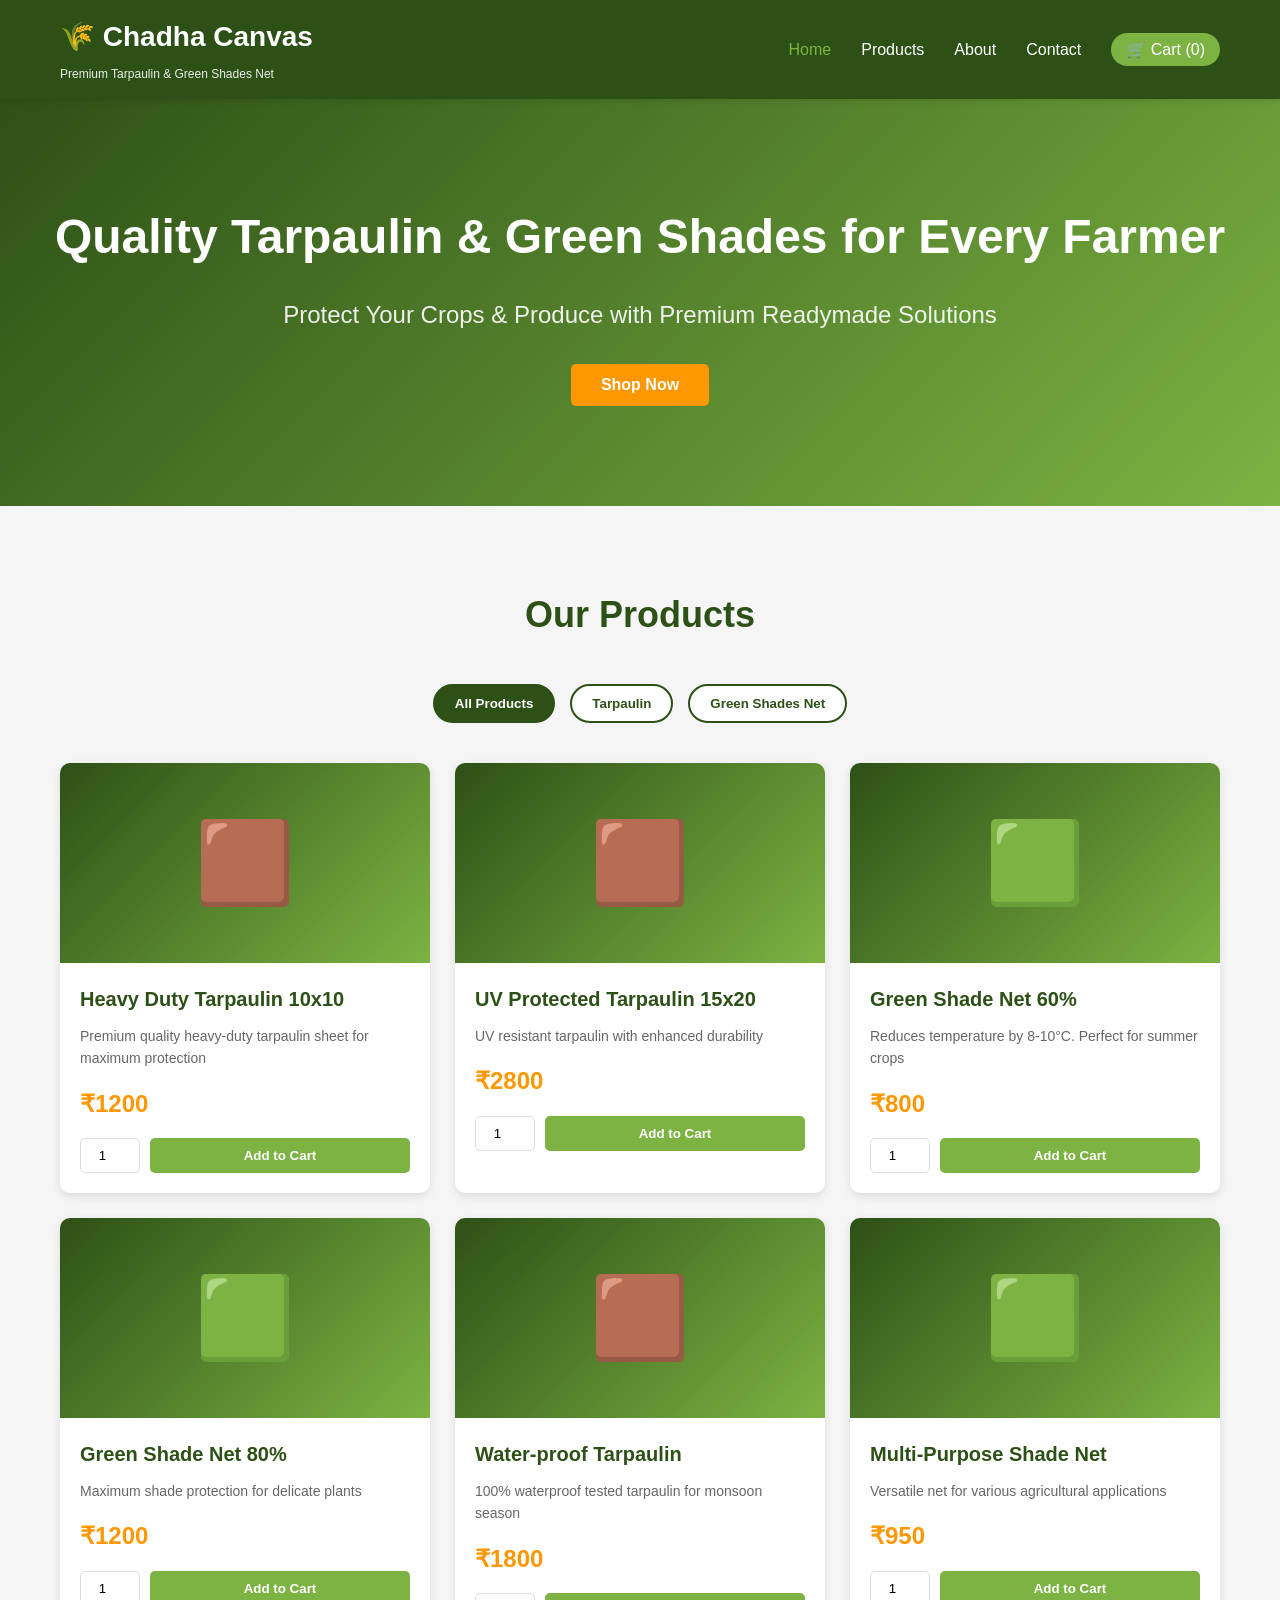
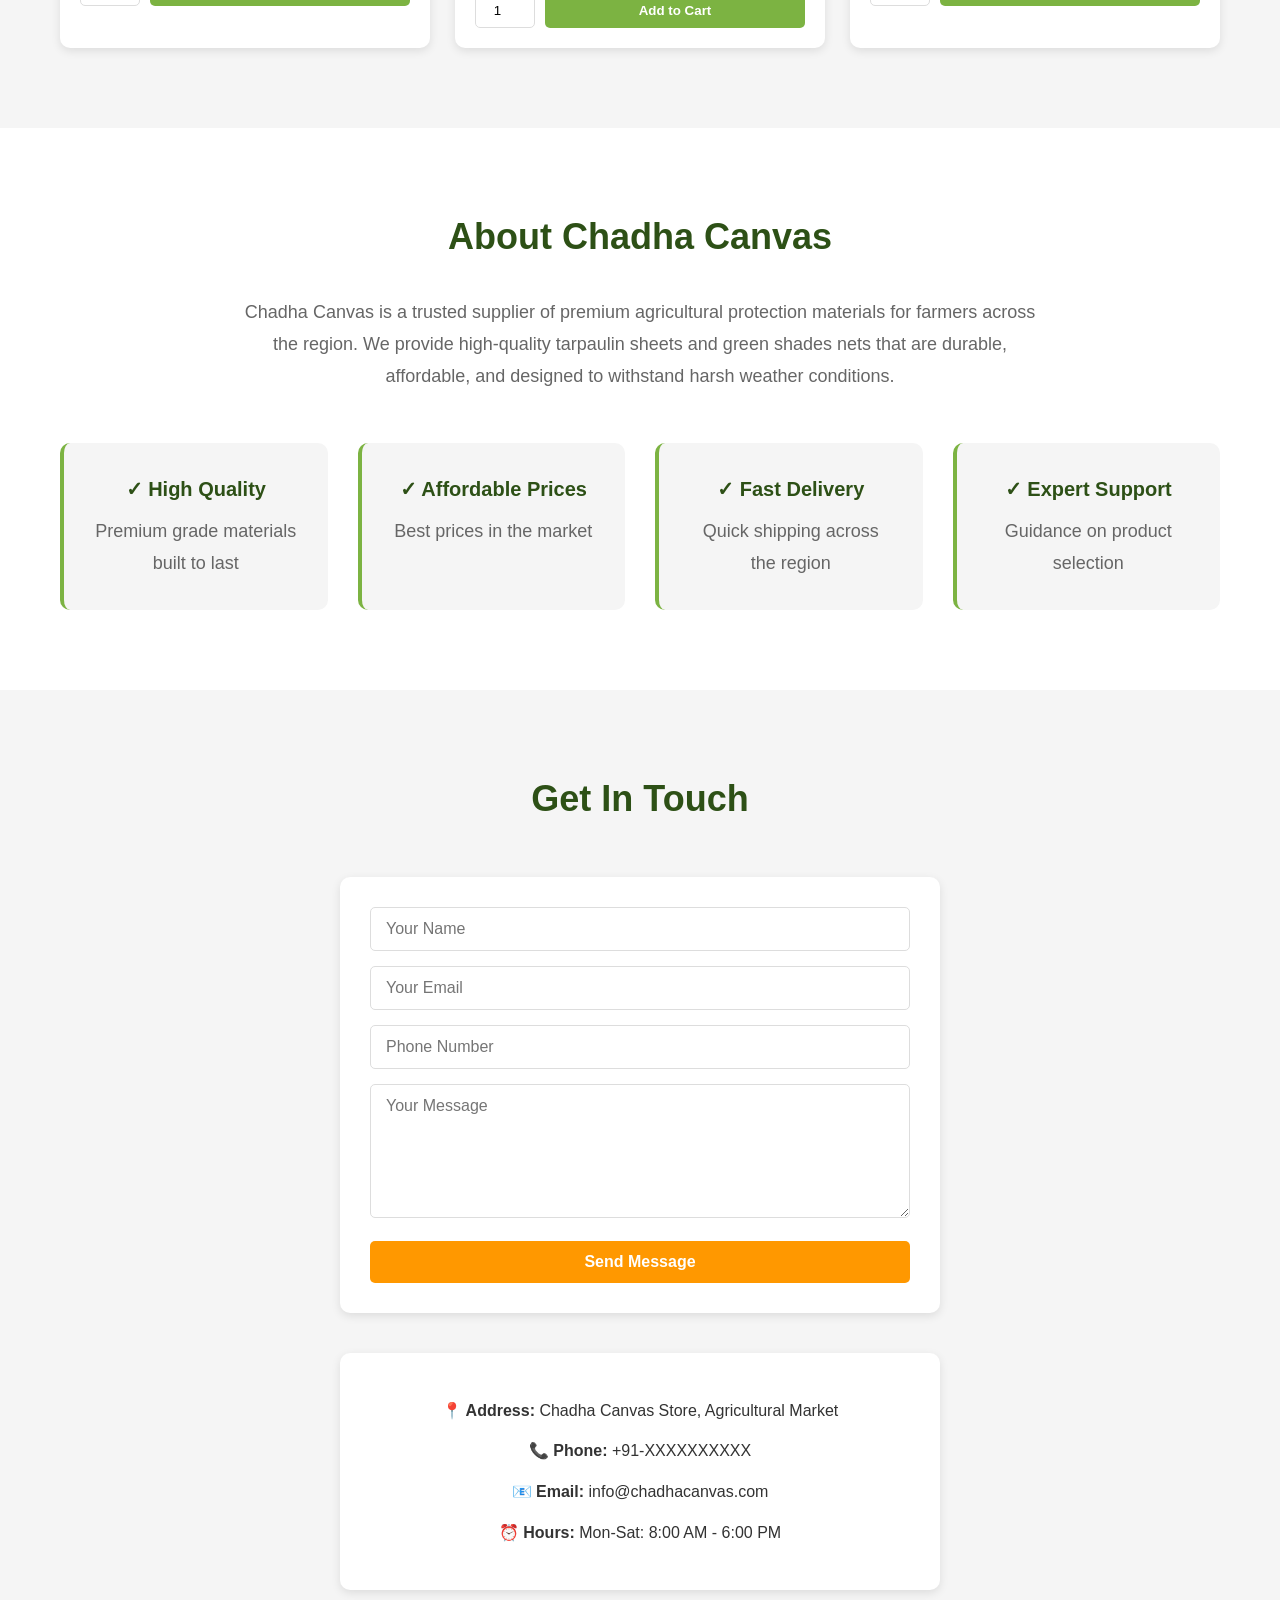
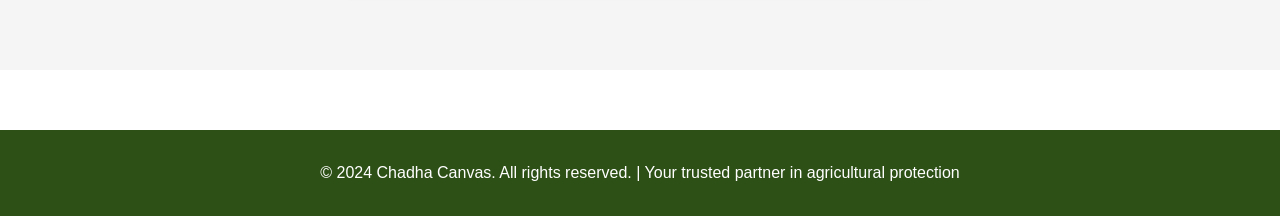
<file: frontend/index.html>
<!DOCTYPE html>
<html lang="en">
<head>
    <meta charset="UTF-8">
    <meta name="viewport" content="width=device-width, initial-scale=1.0">
    <meta name="google-site-verification" content="googlec9d4b6151ccdba54.html" />
    <meta name="description" content="Chadha Canvas - Premium quality tarpaulin and green shades net for farmers. Durable, affordable, and perfect for protecting crops and agriculture.">
    <meta name="keywords" content="tarpaulin, green shades net, farmer supplies, agriculture, crop protection, tarpaulin for farmers">
    <meta name="author" content="Chadha Canvas">
    <meta name="theme-color" content="#2d5016">
    <meta property="og:title" content="Chadha Canvas - Premium Tarpaulin & Green Shades">
    <meta property="og:description" content="High-quality tarpaulin and green shades net for farmers. Shop now!">
    <meta property="og:type" content="website">
    <title>Chadha Canvas - Tarpaulin & Green Shades Net for Farmers</title>
    <link rel="stylesheet" href="css/style.css">
    <link rel="canonical" href="https://your-site-name.netlify.app/">
</head>
<body>
    <!-- Navigation Bar -->
    <nav class="navbar">
        <div class="container">
            <div class="logo">
                <h1>🌾 Chadha Canvas</h1>
                <p>Premium Tarpaulin & Green Shades Net</p>
            </div>
            <ul class="nav-menu">
                <li><a href="index.html" class="active">Home</a></li>
                <li><a href="products.html">Products</a></li>
                <li><a href="about.html">About</a></li>
                <li><a href="contact.html">Contact</a></li>
                <li><a href="cart.html" class="cart-link">🛒 Cart (<span id="cart-count">0</span>)</a></li>
            </ul>
        </div>
    </nav>

    <!-- Hero Section -->
    <section id="home" class="hero">
        <div class="hero-content">
            <h2>Quality Tarpaulin & Green Shades for Every Farmer</h2>
            <p>Protect Your Crops & Produce with Premium Readymade Solutions</p>
            <button class="btn btn-primary" onclick="document.getElementById('products').scrollIntoView()">Shop Now</button>
        </div>
    </section>

    <!-- Products Section -->
    <section id="products" class="products">
        <div class="container">
            <h2>Our Products</h2>
            <div class="filter-buttons">
                <button class="filter-btn active" data-filter="all">All Products</button>
                <button class="filter-btn" data-filter="tarpaulin">Tarpaulin</button>
                <button class="filter-btn" data-filter="green-shades">Green Shades Net</button>
            </div>
            <div class="products-grid" id="products-grid">
                <!-- Products loaded from backend -->
            </div>
        </div>
    </section>

    <!-- About Section -->
    <section id="about" class="about">
        <div class="container">
            <h2>About Chadha Canvas</h2>
            <p>Chadha Canvas is a trusted supplier of premium agricultural protection materials for farmers across the region. We provide high-quality tarpaulin sheets and green shades nets that are durable, affordable, and designed to withstand harsh weather conditions.</p>
            <div class="features">
                <div class="feature">
                    <h3>✓ High Quality</h3>
                    <p>Premium grade materials built to last</p>
                </div>
                <div class="feature">
                    <h3>✓ Affordable Prices</h3>
                    <p>Best prices in the market</p>
                </div>
                <div class="feature">
                    <h3>✓ Fast Delivery</h3>
                    <p>Quick shipping across the region</p>
                </div>
                <div class="feature">
                    <h3>✓ Expert Support</h3>
                    <p>Guidance on product selection</p>
                </div>
            </div>
        </div>
    </section>

    <!-- Contact Section -->
    <section id="contact" class="contact">
        <div class="container">
            <h2>Get In Touch</h2>
            <form id="contact-form" class="contact-form">
                <input type="text" placeholder="Your Name" required>
                <input type="email" placeholder="Your Email" required>
                <input type="tel" placeholder="Phone Number" required>
                <textarea placeholder="Your Message" rows="6" required></textarea>
                <button type="submit" class="btn btn-primary">Send Message</button>
            </form>
            <div class="contact-info">
                <p><strong>📍 Address:</strong> Chadha Canvas Store, Agricultural Market</p>
                <p><strong>📞 Phone:</strong> +91-XXXXXXXXXX</p>
                <p><strong>📧 Email:</strong> info@chadhacanvas.com</p>
                <p><strong>⏰ Hours:</strong> Mon-Sat: 8:00 AM - 6:00 PM</p>
            </div>
        </div>
    </section>

    <!-- Footer -->
    <footer class="footer">
        <div class="container">
            <p>&copy; 2024 Chadha Canvas. All rights reserved. | Your trusted partner in agricultural protection</p>
        </div>
    </footer>

    <script src="js/main.js"></script>
</body>
</html>
        </div>
    </footer>

    <script src="js/main.js"></script>
</body>
</html>
</file>
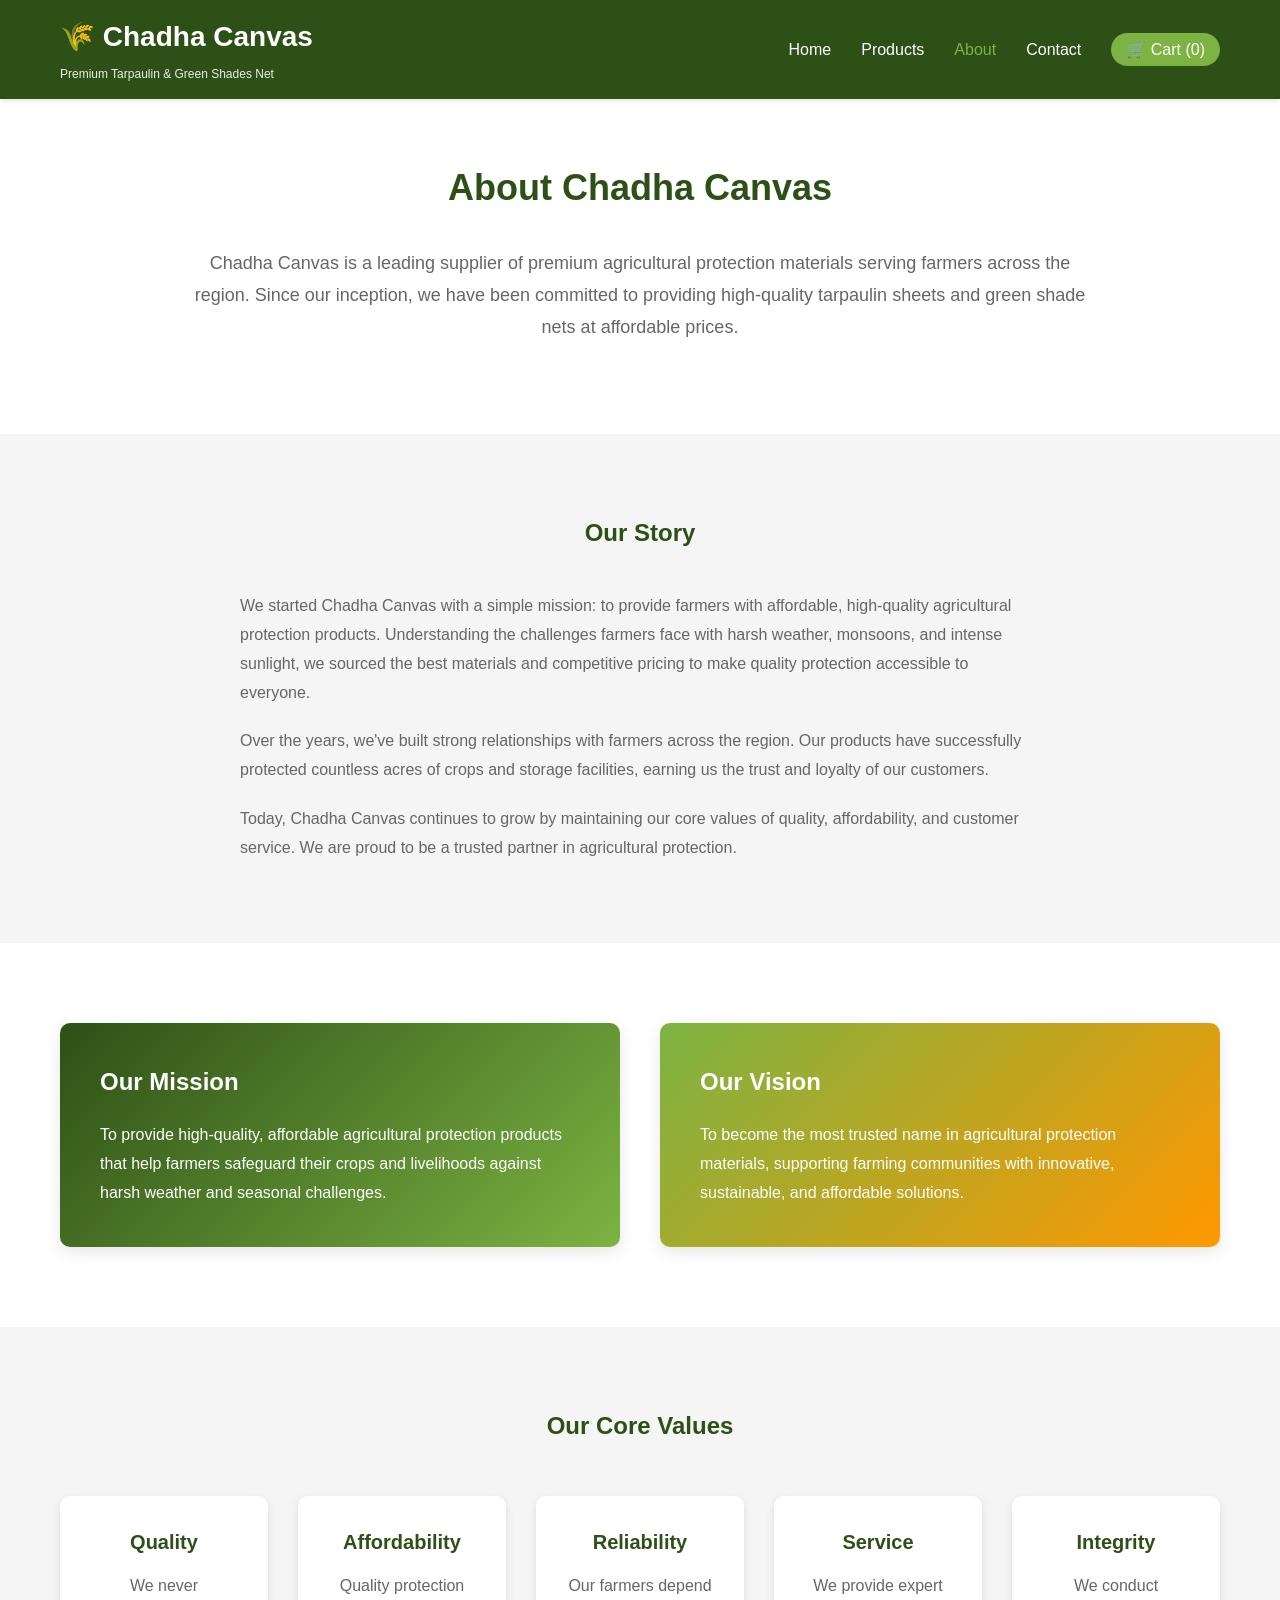
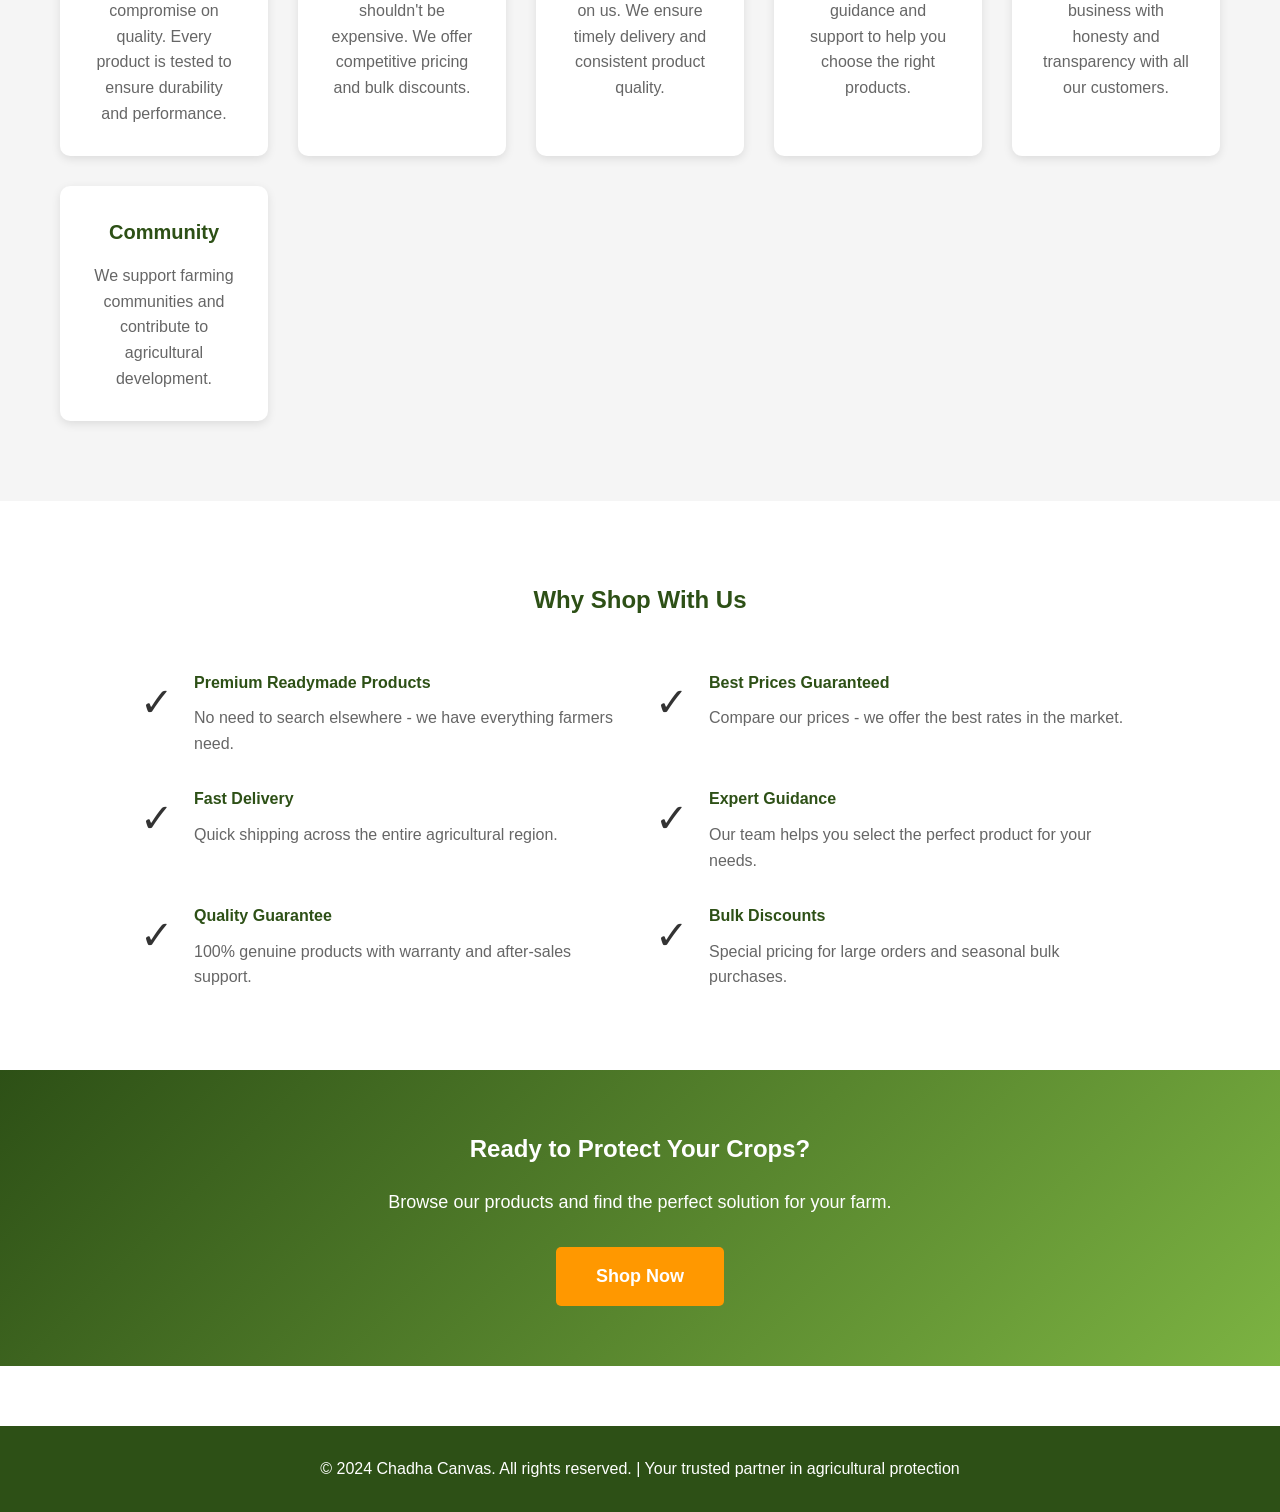
<file: frontend/about.html>
<!DOCTYPE html>
<html lang="en">
<head>
    <meta charset="UTF-8">
    <meta name="viewport" content="width=device-width, initial-scale=1.0">
    <meta name="google-site-verification" content="googlec9d4b6151ccdba54.html" />
    <title>About Us - Chadha Canvas</title>
    <link rel="stylesheet" href="css/style.css">
</head>
<body>
    <!-- Navigation Bar -->
    <nav class="navbar">
        <div class="container">
            <div class="logo">
                <h1>🌾 Chadha Canvas</h1>
                <p>Premium Tarpaulin & Green Shades Net</p>
            </div>
            <ul class="nav-menu">
                <li><a href="index.html">Home</a></li>
                <li><a href="products.html">Products</a></li>
                <li><a href="about.html" class="active">About</a></li>
                <li><a href="index.html#contact">Contact</a></li>
                <li><a href="cart.html" class="cart-link">🛒 Cart (<span id="cart-count">0</span>)</a></li>
            </ul>
        </div>
    </nav>

    <!-- About Section -->
    <section class="about" style="padding: 60px 20px;">
        <div class="container">
            <h2>About Chadha Canvas</h2>
            <p style="font-size: 18px; color: #666; max-width: 900px; margin: 30px auto;">
                Chadha Canvas is a leading supplier of premium agricultural protection materials serving farmers 
                across the region. Since our inception, we have been committed to providing high-quality tarpaulin 
                sheets and green shade nets at affordable prices.
            </p>
        </div>
    </section>

    <!-- Our Story -->
    <section style="padding: 80px 20px; background-color: var(--light-bg);">
        <div class="container">
            <h2 style="text-align: center; color: var(--primary-color); margin-bottom: 40px;">Our Story</h2>
            
            <div style="max-width: 800px; margin: 0 auto;">
                <p style="color: #666; line-height: 1.8; margin-bottom: 20px;">
                    We started Chadha Canvas with a simple mission: to provide farmers with affordable, 
                    high-quality agricultural protection products. Understanding the challenges farmers face 
                    with harsh weather, monsoons, and intense sunlight, we sourced the best materials and 
                    competitive pricing to make quality protection accessible to everyone.
                </p>
                
                <p style="color: #666; line-height: 1.8; margin-bottom: 20px;">
                    Over the years, we've built strong relationships with farmers across the region. Our products 
                    have successfully protected countless acres of crops and storage facilities, earning us the 
                    trust and loyalty of our customers.
                </p>
                
                <p style="color: #666; line-height: 1.8;">
                    Today, Chadha Canvas continues to grow by maintaining our core values of quality, affordability, 
                    and customer service. We are proud to be a trusted partner in agricultural protection.
                </p>
            </div>
        </div>
    </section>

    <!-- Our Mission & Vision -->
    <section style="padding: 80px 20px;">
        <div class="container">
            <div style="display: grid; grid-template-columns: 1fr 1fr; gap: 40px;">
                <div style="background: linear-gradient(135deg, var(--primary-color), var(--secondary-color)); 
                           color: white; padding: 40px; border-radius: 10px; box-shadow: 0 5px 15px rgba(0,0,0,0.1);">
                    <h3 style="font-size: 24px; margin-bottom: 20px;">Our Mission</h3>
                    <p style="line-height: 1.8;">
                        To provide high-quality, affordable agricultural protection products that help farmers 
                        safeguard their crops and livelihoods against harsh weather and seasonal challenges.
                    </p>
                </div>
                
                <div style="background: linear-gradient(135deg, var(--secondary-color), var(--accent-color)); 
                           color: white; padding: 40px; border-radius: 10px; box-shadow: 0 5px 15px rgba(0,0,0,0.1);">
                    <h3 style="font-size: 24px; margin-bottom: 20px;">Our Vision</h3>
                    <p style="line-height: 1.8;">
                        To become the most trusted name in agricultural protection materials, supporting farming 
                        communities with innovative, sustainable, and affordable solutions.
                    </p>
                </div>
            </div>
        </div>
    </section>

    <!-- Our Values -->
    <section style="padding: 80px 20px; background-color: var(--light-bg);">
        <div class="container">
            <h2 style="text-align: center; color: var(--primary-color); margin-bottom: 50px;">Our Core Values</h2>
            
            <div style="display: grid; grid-template-columns: repeat(auto-fit, minmax(200px, 1fr)); gap: 30px;">
                <div style="background: white; padding: 30px; border-radius: 10px; text-align: center; 
                           box-shadow: 0 3px 10px rgba(0,0,0,0.1);">
                    <h3 style="font-size: 20px; color: var(--primary-color); margin-bottom: 15px;">Quality</h3>
                    <p style="color: #666;">
                        We never compromise on quality. Every product is tested to ensure durability and performance.
                    </p>
                </div>
                
                <div style="background: white; padding: 30px; border-radius: 10px; text-align: center; 
                           box-shadow: 0 3px 10px rgba(0,0,0,0.1);">
                    <h3 style="font-size: 20px; color: var(--primary-color); margin-bottom: 15px;">Affordability</h3>
                    <p style="color: #666;">
                        Quality protection shouldn't be expensive. We offer competitive pricing and bulk discounts.
                    </p>
                </div>
                
                <div style="background: white; padding: 30px; border-radius: 10px; text-align: center; 
                           box-shadow: 0 3px 10px rgba(0,0,0,0.1);">
                    <h3 style="font-size: 20px; color: var(--primary-color); margin-bottom: 15px;">Reliability</h3>
                    <p style="color: #666;">
                        Our farmers depend on us. We ensure timely delivery and consistent product quality.
                    </p>
                </div>
                
                <div style="background: white; padding: 30px; border-radius: 10px; text-align: center; 
                           box-shadow: 0 3px 10px rgba(0,0,0,0.1);">
                    <h3 style="font-size: 20px; color: var(--primary-color); margin-bottom: 15px;">Service</h3>
                    <p style="color: #666;">
                        We provide expert guidance and support to help you choose the right products.
                    </p>
                </div>
                
                <div style="background: white; padding: 30px; border-radius: 10px; text-align: center; 
                           box-shadow: 0 3px 10px rgba(0,0,0,0.1);">
                    <h3 style="font-size: 20px; color: var(--primary-color); margin-bottom: 15px;">Integrity</h3>
                    <p style="color: #666;">
                        We conduct business with honesty and transparency with all our customers.
                    </p>
                </div>
                
                <div style="background: white; padding: 30px; border-radius: 10px; text-align: center; 
                           box-shadow: 0 3px 10px rgba(0,0,0,0.1);">
                    <h3 style="font-size: 20px; color: var(--primary-color); margin-bottom: 15px;">Community</h3>
                    <p style="color: #666;">
                        We support farming communities and contribute to agricultural development.
                    </p>
                </div>
            </div>
        </div>
    </section>

    <!-- Why Shop With Us -->
    <section style="padding: 80px 20px;">
        <div class="container">
            <h2 style="text-align: center; color: var(--primary-color); margin-bottom: 50px;">Why Shop With Us</h2>
            
            <div style="display: grid; grid-template-columns: 1fr 1fr; gap: 30px; max-width: 1000px; margin: 0 auto;">
                <div style="display: flex; gap: 20px;">
                    <div style="font-size: 40px;">✓</div>
                    <div>
                        <h4 style="color: var(--primary-color); margin-bottom: 10px;">Premium Readymade Products</h4>
                        <p style="color: #666;">No need to search elsewhere - we have everything farmers need.</p>
                    </div>
                </div>
                
                <div style="display: flex; gap: 20px;">
                    <div style="font-size: 40px;">✓</div>
                    <div>
                        <h4 style="color: var(--primary-color); margin-bottom: 10px;">Best Prices Guaranteed</h4>
                        <p style="color: #666;">Compare our prices - we offer the best rates in the market.</p>
                    </div>
                </div>
                
                <div style="display: flex; gap: 20px;">
                    <div style="font-size: 40px;">✓</div>
                    <div>
                        <h4 style="color: var(--primary-color); margin-bottom: 10px;">Fast Delivery</h4>
                        <p style="color: #666;">Quick shipping across the entire agricultural region.</p>
                    </div>
                </div>
                
                <div style="display: flex; gap: 20px;">
                    <div style="font-size: 40px;">✓</div>
                    <div>
                        <h4 style="color: var(--primary-color); margin-bottom: 10px;">Expert Guidance</h4>
                        <p style="color: #666;">Our team helps you select the perfect product for your needs.</p>
                    </div>
                </div>
                
                <div style="display: flex; gap: 20px;">
                    <div style="font-size: 40px;">✓</div>
                    <div>
                        <h4 style="color: var(--primary-color); margin-bottom: 10px;">Quality Guarantee</h4>
                        <p style="color: #666;">100% genuine products with warranty and after-sales support.</p>
                    </div>
                </div>
                
                <div style="display: flex; gap: 20px;">
                    <div style="font-size: 40px;">✓</div>
                    <div>
                        <h4 style="color: var(--primary-color); margin-bottom: 10px;">Bulk Discounts</h4>
                        <p style="color: #666;">Special pricing for large orders and seasonal bulk purchases.</p>
                    </div>
                </div>
            </div>
        </div>
    </section>

    <!-- Call to Action -->
    <section style="background: linear-gradient(135deg, var(--primary-color), var(--secondary-color)); 
                   color: white; padding: 60px 20px; text-align: center;">
        <div class="container">
            <h2 style="margin-bottom: 20px;">Ready to Protect Your Crops?</h2>
            <p style="font-size: 18px; margin-bottom: 30px;">Browse our products and find the perfect solution for your farm.</p>
            <a href="products.html" class="btn btn-primary" style="font-size: 18px; padding: 15px 40px;">
                Shop Now
            </a>
        </div>
    </section>

    <!-- Footer -->
    <footer class="footer">
        <div class="container">
            <p>&copy; 2024 Chadha Canvas. All rights reserved. | Your trusted partner in agricultural protection</p>
        </div>
    </footer>

    <script src="js/main.js"></script>
</body>
</html>
</file>
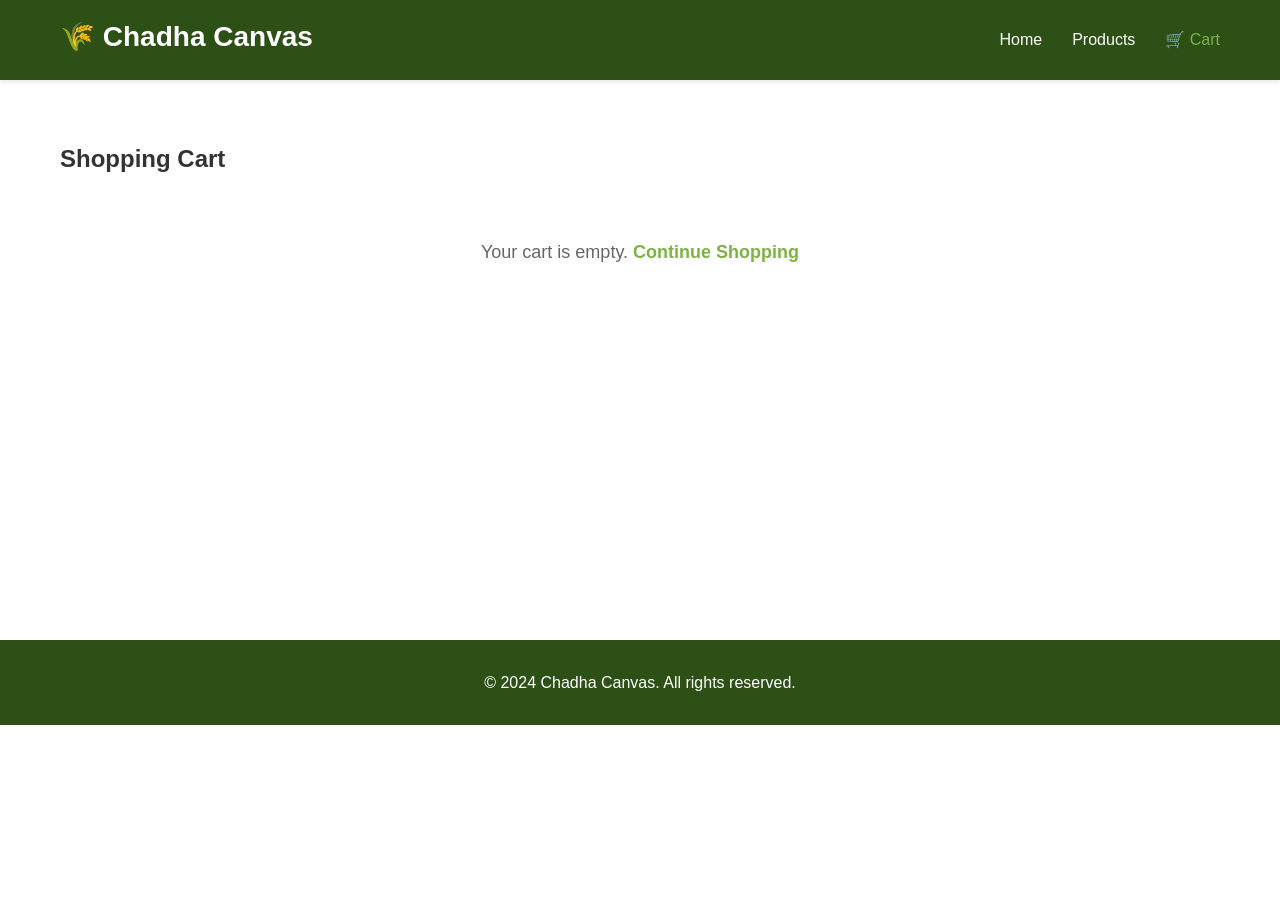
<file: frontend/cart.html>
<!DOCTYPE html>
<html lang="en">
<head>
    <meta charset="UTF-8">
    <meta name="viewport" content="width=device-width, initial-scale=1.0">
    <meta name="google-site-verification" content="googlec9d4b6151ccdba54.html" />
    <title>Shopping Cart - Chadha Canvas</title>
    <link rel="stylesheet" href="css/style.css">
</head>
<body>
    <!-- Navigation Bar -->
    <nav class="navbar">
        <div class="container">
            <div class="logo">
                <h1>🌾 Chadha Canvas</h1>
            </div>
            <ul class="nav-menu">
                <li><a href="index.html">Home</a></li>
                <li><a href="index.html#products">Products</a></li>
                <li><a href="cart.html" class="active">🛒 Cart</a></li>
            </ul>
        </div>
    </nav>

    <!-- Cart Section -->
    <section class="cart-section">
        <div class="container">
            <h2>Shopping Cart</h2>
            <div class="cart-content">
                <table class="cart-table" id="cart-table">
                    <thead>
                        <tr>
                            <th>Product</th>
                            <th>Price</th>
                            <th>Quantity</th>
                            <th>Total</th>
                            <th>Action</th>
                        </tr>
                    </thead>
                    <tbody id="cart-items">
                        <!-- Cart items loaded from localStorage -->
                    </tbody>
                </table>
                <div id="empty-cart" class="empty-message">
                    <p>Your cart is empty. <a href="index.html#products">Continue Shopping</a></p>
                </div>
            </div>

            <!-- Cart Summary -->
            <div class="cart-summary" id="cart-summary">
                <div class="summary-item">
                    <span>Subtotal:</span>
                    <span id="subtotal">₹0</span>
                </div>
                <div class="summary-item">
                    <span>Shipping:</span>
                    <span id="shipping">₹0</span>
                </div>
                <div class="summary-item total">
                    <span>Total:</span>
                    <span id="total">₹0</span>
                </div>
                <button class="btn btn-primary btn-large" onclick="proceedToCheckout()">Proceed to Checkout</button>
                <a href="index.html#products" class="btn btn-secondary">Continue Shopping</a>
            </div>
        </div>
    </section>

    <!-- Footer -->
    <footer class="footer">
        <div class="container">
            <p>&copy; 2024 Chadha Canvas. All rights reserved.</p>
        </div>
    </footer>

    <script src="js/cart.js"></script>
</body>
</html>
</file>
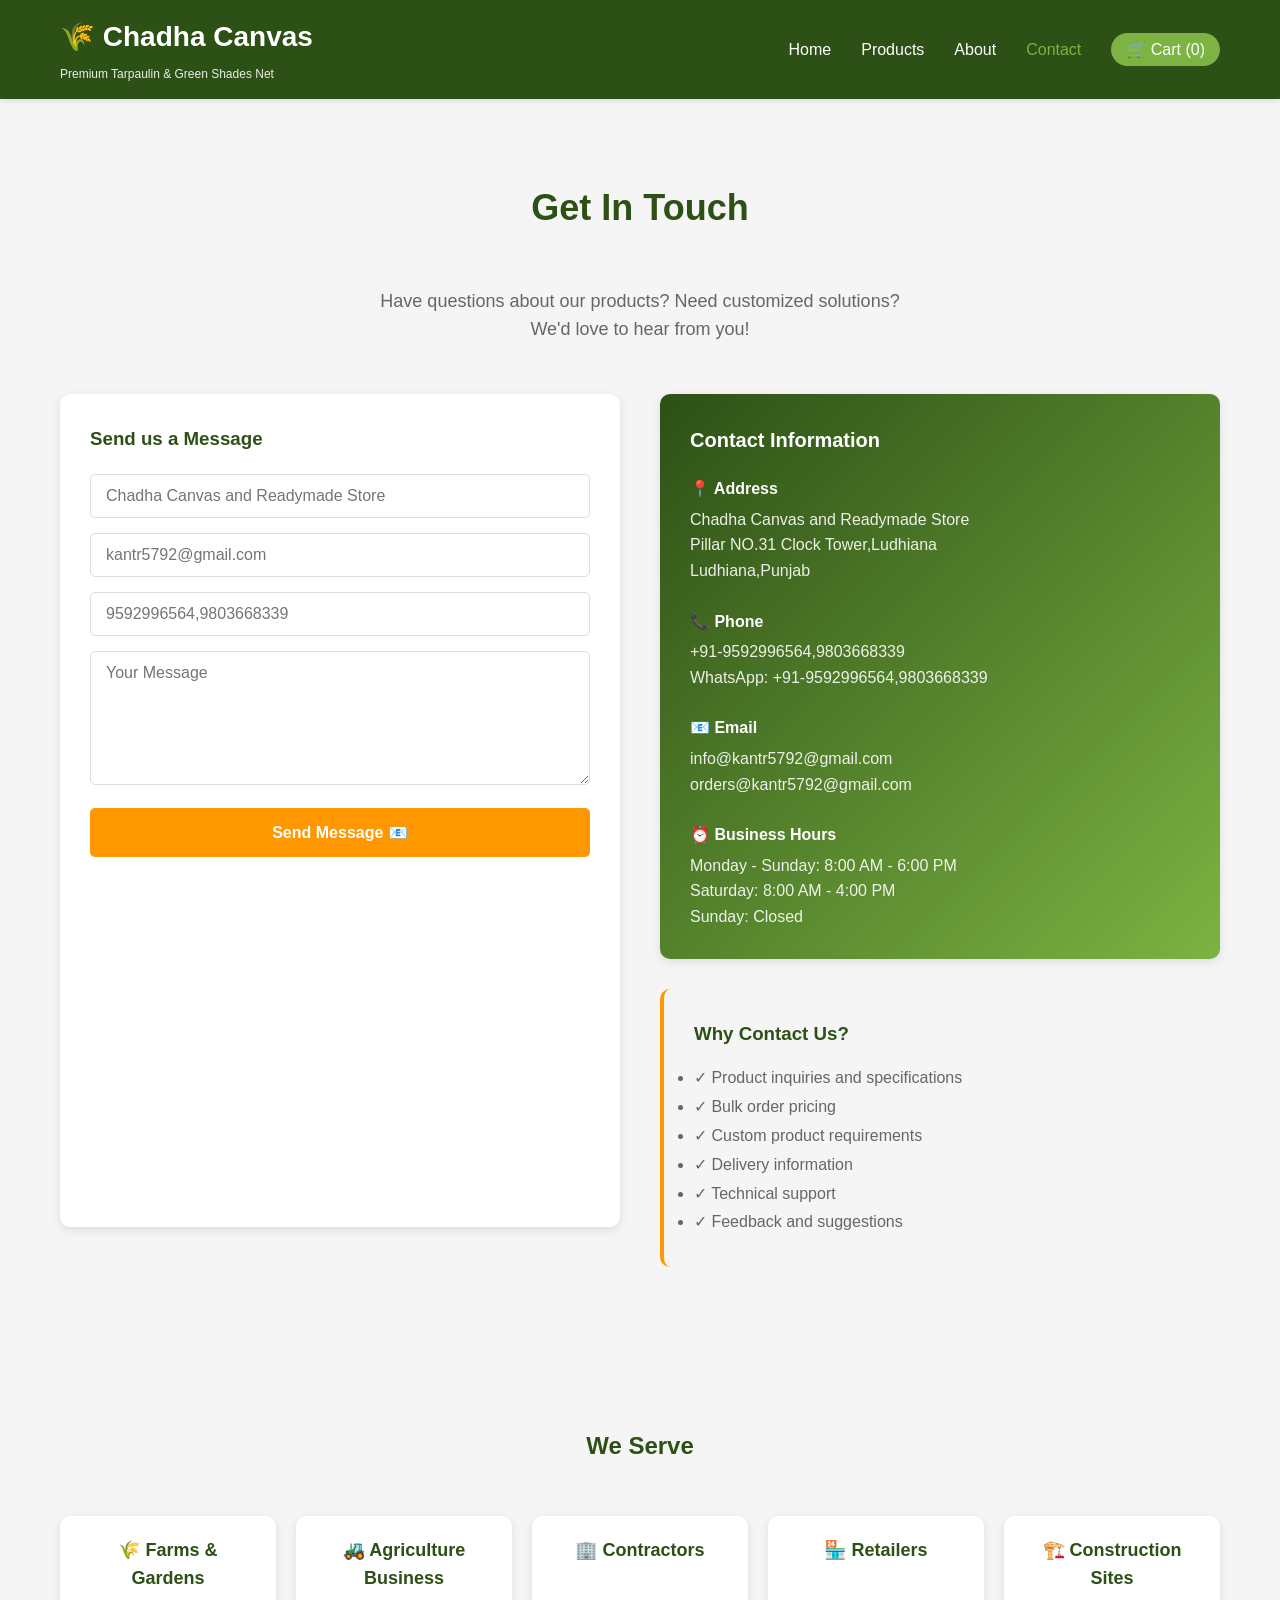
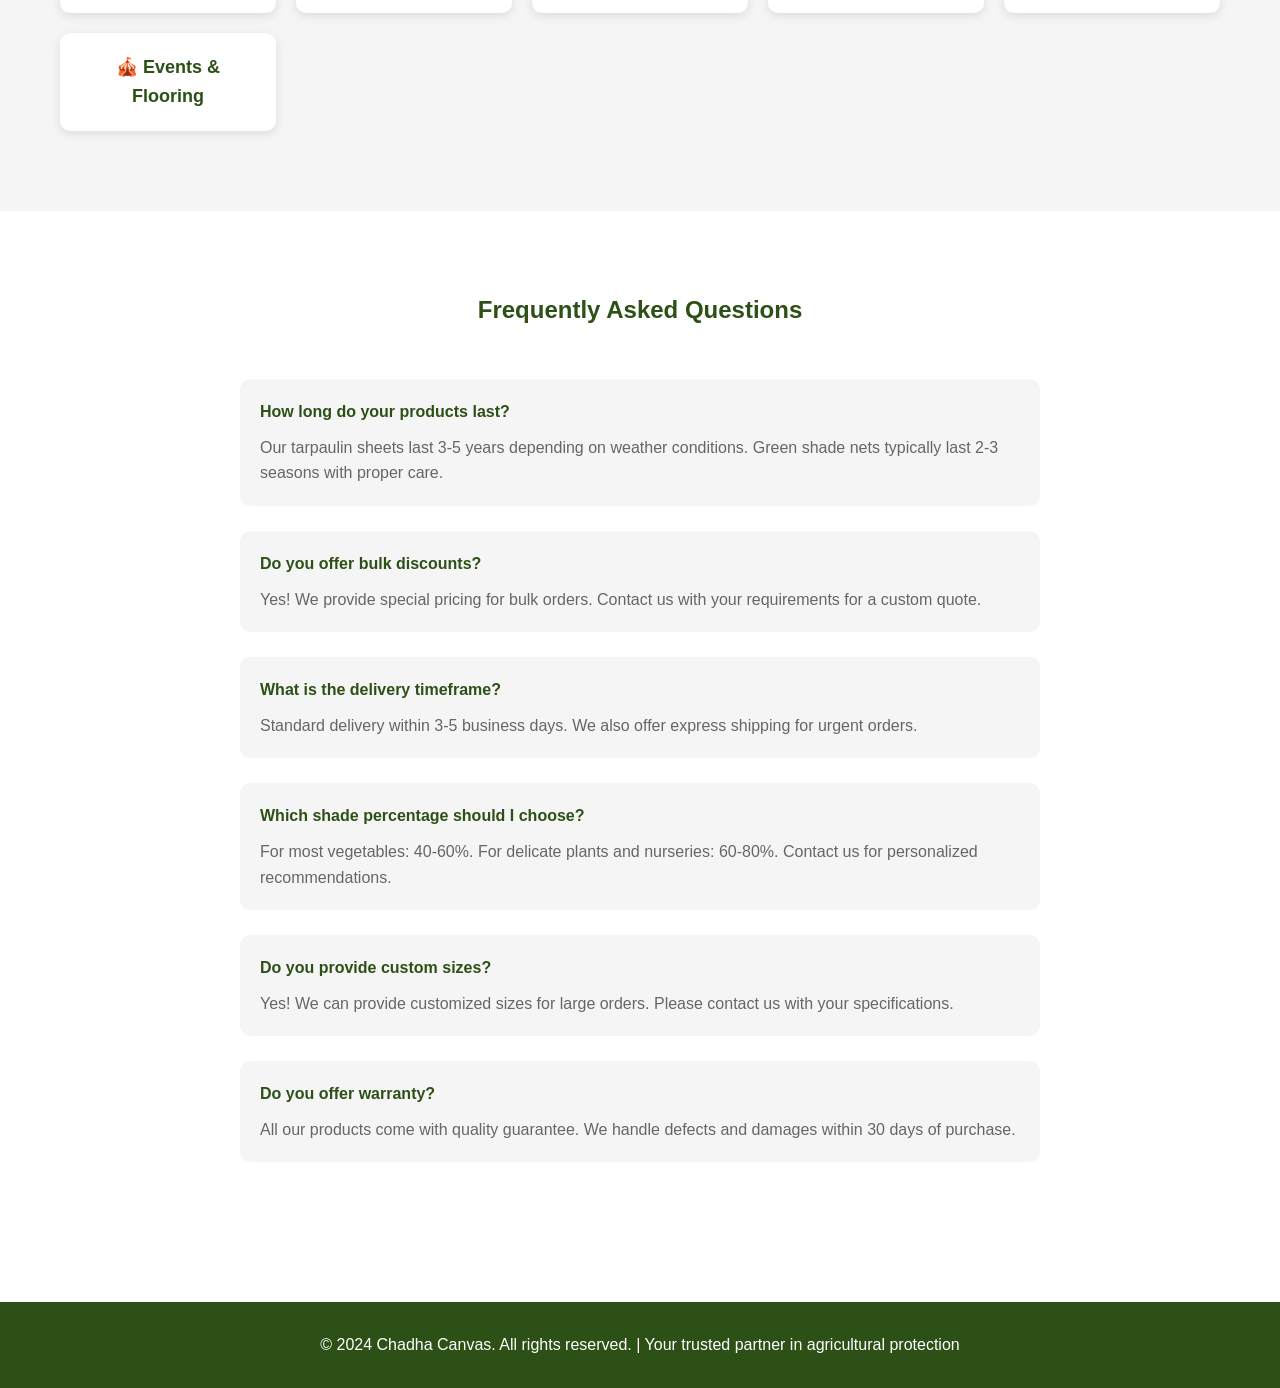
<file: frontend/contact.html>
<!DOCTYPE html>
<html lang="en">
<head>
    <meta charset="UTF-8">
    <meta name="viewport" content="width=device-width, initial-scale=1.0">
    <meta name="google-site-verification" content="googlec9d4b6151ccdba54.html" />
    <title>Contact Us - Chadha Canvas</title>
    <link rel="stylesheet" href="css/style.css">
</head>
<body>
    <!-- Navigation Bar -->
    <nav class="navbar">
        <div class="container">
            <div class="logo">
                <h1>🌾 Chadha Canvas</h1>
                <p>Premium Tarpaulin & Green Shades Net</p>
            </div>
            <ul class="nav-menu">
                <li><a href="index.html">Home</a></li>
                <li><a href="products.html">Products</a></li>
                <li><a href="about.html">About</a></li>
                <li><a href="contact.html" class="active">Contact</a></li>
                <li><a href="cart.html" class="cart-link">🛒 Cart (<span id="cart-count">0</span>)</a></li>
            </ul>
        </div>
    </nav>

    <!-- Contact Section -->
    <section class="contact" style="min-height: 600px;">
        <div class="container">
            <h2>Get In Touch</h2>
            <p style="text-align: center; color: #666; margin-bottom: 50px; font-size: 18px;">
                Have questions about our products? Need customized solutions? <br>
                We'd love to hear from you!
            </p>

            <div style="display: grid; grid-template-columns: 1fr 1fr; gap: 40px; max-width: 1200px; margin: 0 auto;">
                <!-- Contact Form -->
                <form id="contact-form" class="contact-form" style="background: white; padding: 30px; 
                      border-radius: 10px; box-shadow: 0 3px 10px rgba(0,0,0,0.1);">
                    <h3 style="color: var(--primary-color); margin-bottom: 20px;">Send us a Message</h3>
                    
                    <input type="text" placeholder="Chadha Canvas and Readymade Store " required 
                           style="width: 100%; padding: 12px 15px; margin-bottom: 15px; 
                           border: 1px solid var(--border-color); border-radius: 5px; font-size: 16px;">
                    
                    <input type="email" placeholder="kantr5792@gmail.com" required 
                           style="width: 100%; padding: 12px 15px; margin-bottom: 15px; 
                           border: 1px solid var(--border-color); border-radius: 5px; font-size: 16px;">
                    
                    <input type="tel" placeholder="9592996564,9803668339" required 
                           style="width: 100%; padding: 12px 15px; margin-bottom: 15px; 
                           border: 1px solid var(--border-color); border-radius: 5px; font-size: 16px;">
                    
                    <textarea placeholder="Your Message" rows="6" required 
                              style="width: 100%; padding: 12px 15px; margin-bottom: 15px; 
                              border: 1px solid var(--border-color); border-radius: 5px; 
                              font-size: 16px; font-family: inherit; resize: vertical;"></textarea>
                    
                    <button type="submit" class="btn btn-primary" style="width: 100%; padding: 15px;">
                        Send Message 📧
                    </button>
                </form>

                <!-- Contact Information -->
                <div style="display: flex; flex-direction: column; gap: 30px;">
                    <div style="background: linear-gradient(135deg, var(--primary-color), var(--secondary-color)); 
                               color: white; padding: 30px; border-radius: 10px; 
                               box-shadow: 0 3px 10px rgba(0,0,0,0.1);">
                        <h3 style="margin-bottom: 20px; font-size: 20px;">Contact Information</h3>
                        
                        <div style="margin-bottom: 25px;">
                            <p style="font-weight: 600; margin-bottom: 5px;">📍 Address</p>
                            <p style="opacity: 0.9;">Chadha Canvas and Readymade Store<br>
                            Pillar NO.31 Clock Tower,Ludhiana<br>
                            Ludhiana,Punjab </p>
                        </div>
                        
                        <div style="margin-bottom: 25px;">
                            <p style="font-weight: 600; margin-bottom: 5px;">📞 Phone</p>
                            <p style="opacity: 0.9;">+91-9592996564,9803668339<br>
                            WhatsApp: +91-9592996564,9803668339</p>
                        </div>
                        
                        <div style="margin-bottom: 25px;">
                            <p style="font-weight: 600; margin-bottom: 5px;">📧 Email</p>
                            <p style="opacity: 0.9;">info@kantr5792@gmail.com<br>
                            orders@kantr5792@gmail.com</p>
                        </div>
                        
                        <div>
                            <p style="font-weight: 600; margin-bottom: 5px;">⏰ Business Hours</p>
                            <p style="opacity: 0.9;">Monday - Sunday: 8:00 AM - 6:00 PM<br>
                            Saturday: 8:00 AM - 4:00 PM<br>
                            Sunday: Closed</p>
                        </div>
                    </div>

                    <div style="background: var(--light-bg); padding: 30px; border-radius: 10px; 
                               border-left: 4px solid var(--accent-color);">
                        <h3 style="color: var(--primary-color); margin-bottom: 15px;">Why Contact Us?</h3>
                        <ul style="color: #666; line-height: 1.8;">
                            <li>✓ Product inquiries and specifications</li>
                            <li>✓ Bulk order pricing</li>
                            <li>✓ Custom product requirements</li>
                            <li>✓ Delivery information</li>
                            <li>✓ Technical support</li>
                            <li>✓ Feedback and suggestions</li>
                        </ul>
                    </div>
                </div>
            </div>
        </div>
    </section>

    <!-- Service Areas -->
    <section style="padding: 80px 20px; background-color: var(--light-bg);">
        <div class="container">
            <h2 style="text-align: center; color: var(--primary-color); margin-bottom: 50px;">We Serve</h2>
            
            <div style="display: grid; grid-template-columns: repeat(auto-fit, minmax(200px, 1fr)); gap: 20px;">
                <div style="background: white; padding: 20px; border-radius: 10px; text-align: center; 
                           box-shadow: 0 3px 10px rgba(0,0,0,0.1);">
                    <p style="color: var(--primary-color); font-weight: 600; font-size: 18px;">🌾 Farms & Gardens</p>
                </div>
                <div style="background: white; padding: 20px; border-radius: 10px; text-align: center; 
                           box-shadow: 0 3px 10px rgba(0,0,0,0.1);">
                    <p style="color: var(--primary-color); font-weight: 600; font-size: 18px;">🚜 Agriculture Business</p>
                </div>
                <div style="background: white; padding: 20px; border-radius: 10px; text-align: center; 
                           box-shadow: 0 3px 10px rgba(0,0,0,0.1);">
                    <p style="color: var(--primary-color); font-weight: 600; font-size: 18px;">🏢 Contractors</p>
                </div>
                <div style="background: white; padding: 20px; border-radius: 10px; text-align: center; 
                           box-shadow: 0 3px 10px rgba(0,0,0,0.1);">
                    <p style="color: var(--primary-color); font-weight: 600; font-size: 18px;">🏪 Retailers</p>
                </div>
                <div style="background: white; padding: 20px; border-radius: 10px; text-align: center; 
                           box-shadow: 0 3px 10px rgba(0,0,0,0.1);">
                    <p style="color: var(--primary-color); font-weight: 600; font-size: 18px;">🏗️ Construction Sites</p>
                </div>
                <div style="background: white; padding: 20px; border-radius: 10px; text-align: center; 
                           box-shadow: 0 3px 10px rgba(0,0,0,0.1);">
                    <p style="color: var(--primary-color); font-weight: 600; font-size: 18px;">🎪 Events & Flooring</p>
                </div>
            </div>
        </div>
    </section>

    <!-- FAQ Section -->
    <section style="padding: 80px 20px;">
        <div class="container">
            <h2 style="text-align: center; color: var(--primary-color); margin-bottom: 50px;">Frequently Asked Questions</h2>
            
            <div style="max-width: 800px; margin: 0 auto;">
                <div style="margin-bottom: 25px; padding: 20px; background: var(--light-bg); border-radius: 10px;">
                    <h4 style="color: var(--primary-color); margin-bottom: 10px;">How long do your products last?</h4>
                    <p style="color: #666;">Our tarpaulin sheets last 3-5 years depending on weather conditions. 
                    Green shade nets typically last 2-3 seasons with proper care.</p>
                </div>

                <div style="margin-bottom: 25px; padding: 20px; background: var(--light-bg); border-radius: 10px;">
                    <h4 style="color: var(--primary-color); margin-bottom: 10px;">Do you offer bulk discounts?</h4>
                    <p style="color: #666;">Yes! We provide special pricing for bulk orders. Contact us with your 
                    requirements for a custom quote.</p>
                </div>

                <div style="margin-bottom: 25px; padding: 20px; background: var(--light-bg); border-radius: 10px;">
                    <h4 style="color: var(--primary-color); margin-bottom: 10px;">What is the delivery timeframe?</h4>
                    <p style="color: #666;">Standard delivery within 3-5 business days. We also offer express 
                    shipping for urgent orders.</p>
                </div>

                <div style="margin-bottom: 25px; padding: 20px; background: var(--light-bg); border-radius: 10px;">
                    <h4 style="color: var(--primary-color); margin-bottom: 10px;">Which shade percentage should I choose?</h4>
                    <p style="color: #666;">For most vegetables: 40-60%. For delicate plants and nurseries: 60-80%. 
                    Contact us for personalized recommendations.</p>
                </div>

                <div style="margin-bottom: 25px; padding: 20px; background: var(--light-bg); border-radius: 10px;">
                    <h4 style="color: var(--primary-color); margin-bottom: 10px;">Do you provide custom sizes?</h4>
                    <p style="color: #666;">Yes! We can provide customized sizes for large orders. Please contact 
                    us with your specifications.</p>
                </div>

                <div style="padding: 20px; background: var(--light-bg); border-radius: 10px;">
                    <h4 style="color: var(--primary-color); margin-bottom: 10px;">Do you offer warranty?</h4>
                    <p style="color: #666;">All our products come with quality guarantee. We handle defects and 
                    damages within 30 days of purchase.</p>
                </div>
            </div>
        </div>
    </section>

    <!-- Footer -->
    <footer class="footer">
        <div class="container">
            <p>&copy; 2024 Chadha Canvas. All rights reserved. | Your trusted partner in agricultural protection</p>
        </div>
    </footer>

    <script src="js/main.js"></script>
</body>
</html>
</file>
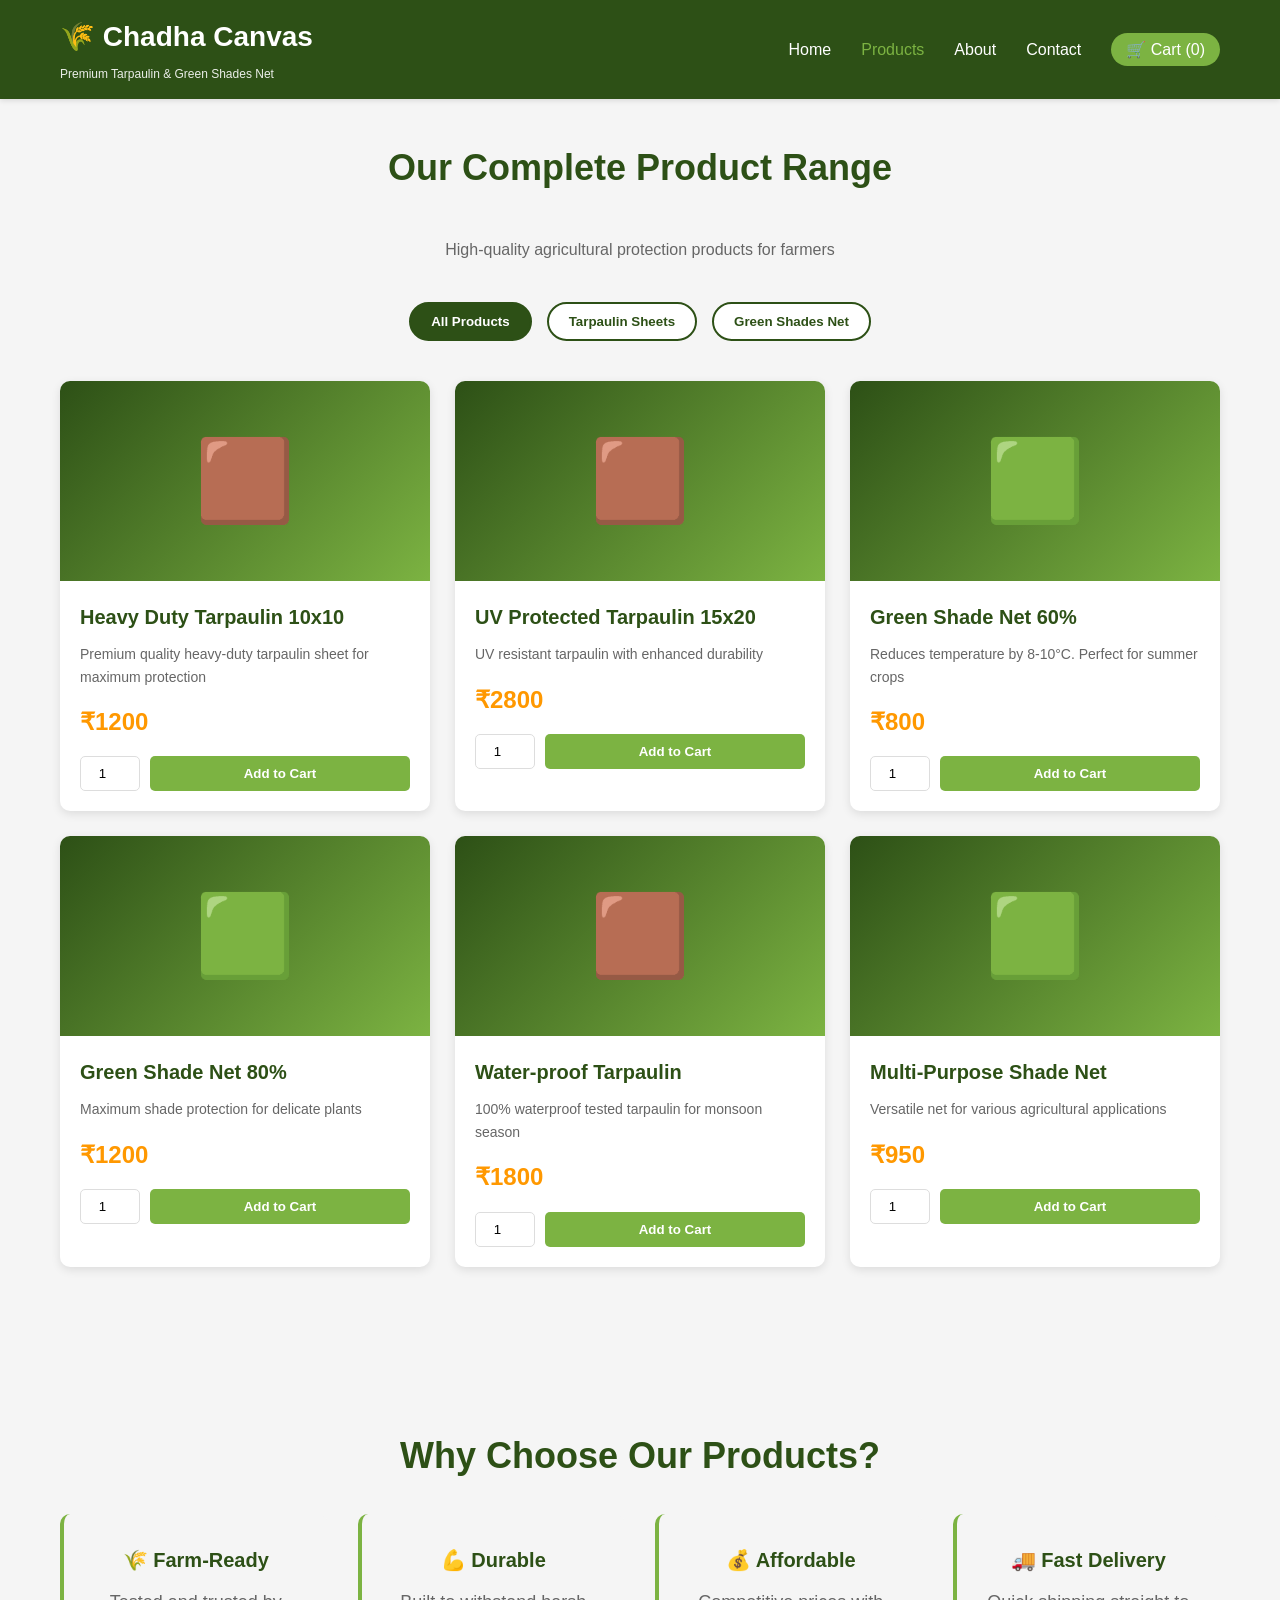
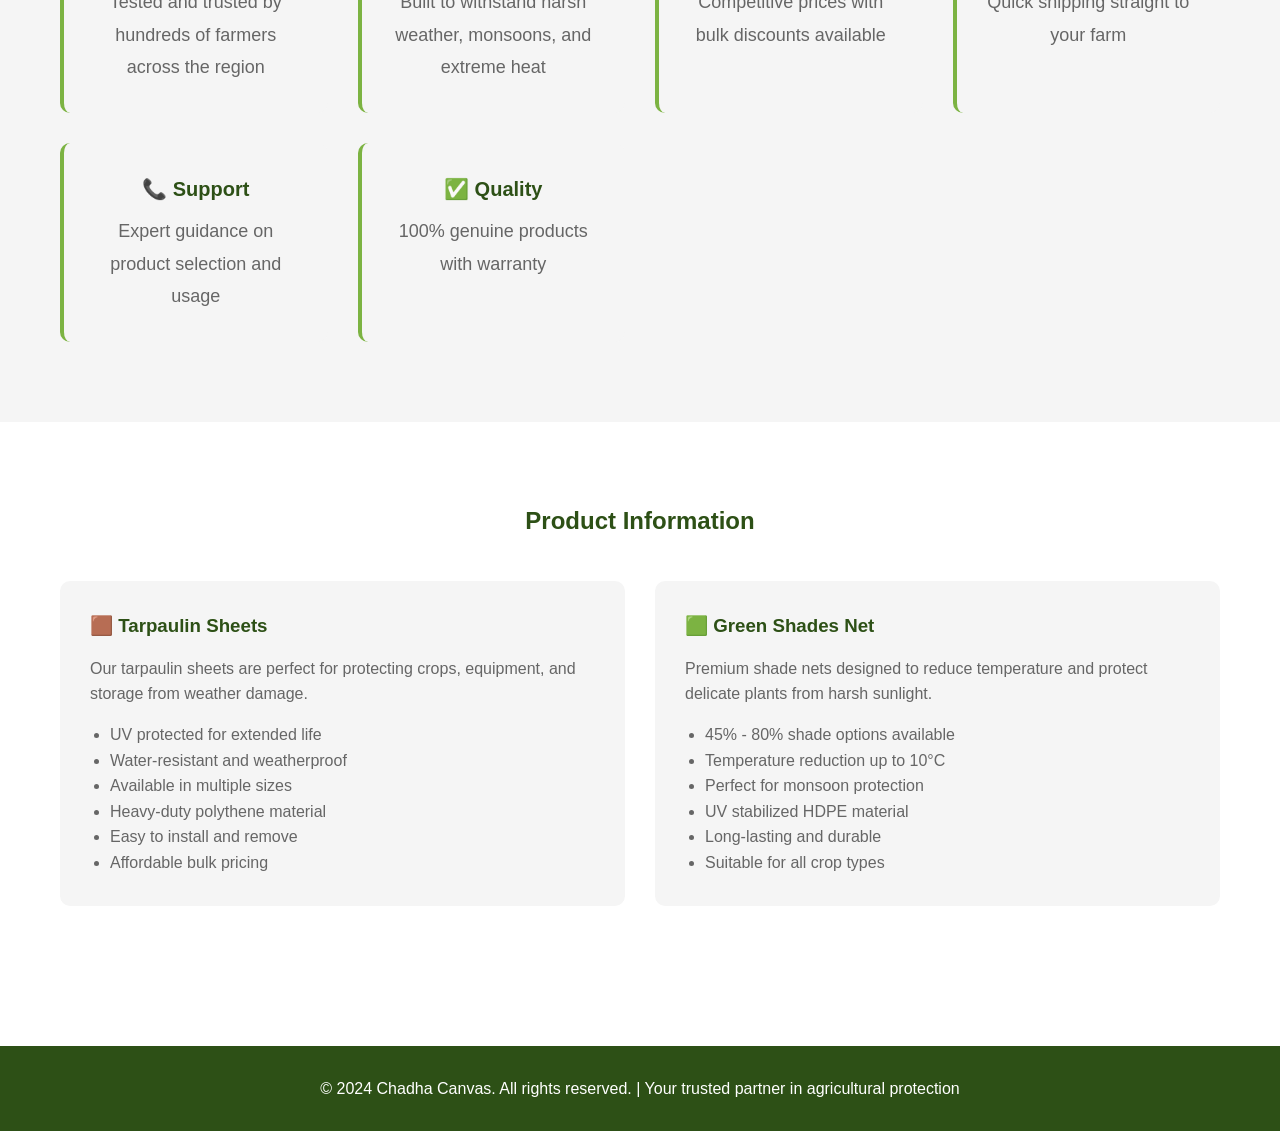
<file: frontend/products.html>
<!DOCTYPE html>
<html lang="en">
<head>
    <meta charset="UTF-8">
    <meta name="viewport" content="width=device-width, initial-scale=1.0">
    <meta name="google-site-verification" content="googlec9d4b6151ccdba54.html" />
    <meta name="description" content="Browse our complete range of premium tarpaulin and green shades net products for farmers. Quality guaranteed, affordable prices.">
    <meta name="keywords" content="tarpaulin, green shades net, farm products, crop protection, agriculture supplies">
    <title>Products - Chadha Canvas Tarpaulin & Green Shades</title>
    <link rel="stylesheet" href="css/style.css">
</head>
<body>
    <!-- Navigation Bar -->
    <nav class="navbar">
        <div class="container">
            <div class="logo">
                <h1>🌾 Chadha Canvas</h1>
                <p>Premium Tarpaulin & Green Shades Net</p>
            </div>
            <ul class="nav-menu">
                <li><a href="index.html">Home</a></li>
                <li><a href="products.html" class="active">Products</a></li>
                <li><a href="index.html#about">About</a></li>
                <li><a href="index.html#contact">Contact</a></li>
                <li><a href="cart.html" class="cart-link">🛒 Cart (<span id="cart-count">0</span>)</a></li>
            </ul>
        </div>
    </nav>

    <!-- Products Section -->
    <section class="products" style="padding-top: 40px;">
        <div class="container">
            <h2>Our Complete Product Range</h2>
            <p style="text-align: center; color: #666; margin-bottom: 40px;">
                High-quality agricultural protection products for farmers
            </p>
            
            <div class="filter-buttons">
                <button class="filter-btn active" data-filter="all">All Products</button>
                <button class="filter-btn" data-filter="tarpaulin">Tarpaulin Sheets</button>
                <button class="filter-btn" data-filter="green-shades">Green Shades Net</button>
            </div>
            
            <div class="products-grid" id="products-grid">
                <!-- Products loaded by JavaScript -->
            </div>
        </div>
    </section>

    <!-- Why Our Products -->
    <section class="about" style="background-color: #f5f5f5;">
        <div class="container">
            <h2>Why Choose Our Products?</h2>
            <div class="features">
                <div class="feature">
                    <h3>🌾 Farm-Ready</h3>
                    <p>Tested and trusted by hundreds of farmers across the region</p>
                </div>
                <div class="feature">
                    <h3>💪 Durable</h3>
                    <p>Built to withstand harsh weather, monsoons, and extreme heat</p>
                </div>
                <div class="feature">
                    <h3>💰 Affordable</h3>
                    <p>Competitive prices with bulk discounts available</p>
                </div>
                <div class="feature">
                    <h3>🚚 Fast Delivery</h3>
                    <p>Quick shipping straight to your farm</p>
                </div>
                <div class="feature">
                    <h3>📞 Support</h3>
                    <p>Expert guidance on product selection and usage</p>
                </div>
                <div class="feature">
                    <h3>✅ Quality</h3>
                    <p>100% genuine products with warranty</p>
                </div>
            </div>
        </div>
    </section>

    <!-- Product Information -->
    <section style="padding: 80px 20px;">
        <div class="container">
            <h2 style="text-align: center; color: var(--primary-color); margin-bottom: 40px;">Product Information</h2>
            
            <div style="display: grid; grid-template-columns: 1fr 1fr; gap: 30px; margin-top: 40px;">
                <div style="background: var(--light-bg); padding: 30px; border-radius: 10px;">
                    <h3 style="color: var(--primary-color); margin-bottom: 15px;">🟫 Tarpaulin Sheets</h3>
                    <p style="color: #666; margin-bottom: 15px;">
                        Our tarpaulin sheets are perfect for protecting crops, equipment, and storage from weather damage.
                    </p>
                    <ul style="color: #666; margin-left: 20px;">
                        <li>UV protected for extended life</li>
                        <li>Water-resistant and weatherproof</li>
                        <li>Available in multiple sizes</li>
                        <li>Heavy-duty polythene material</li>
                        <li>Easy to install and remove</li>
                        <li>Affordable bulk pricing</li>
                    </ul>
                </div>
                
                <div style="background: var(--light-bg); padding: 30px; border-radius: 10px;">
                    <h3 style="color: var(--primary-color); margin-bottom: 15px;">🟩 Green Shades Net</h3>
                    <p style="color: #666; margin-bottom: 15px;">
                        Premium shade nets designed to reduce temperature and protect delicate plants from harsh sunlight.
                    </p>
                    <ul style="color: #666; margin-left: 20px;">
                        <li>45% - 80% shade options available</li>
                        <li>Temperature reduction up to 10°C</li>
                        <li>Perfect for monsoon protection</li>
                        <li>UV stabilized HDPE material</li>
                        <li>Long-lasting and durable</li>
                        <li>Suitable for all crop types</li>
                    </ul>
                </div>
            </div>
        </div>
    </section>

    <!-- Footer -->
    <footer class="footer">
        <div class="container">
            <p>&copy; 2024 Chadha Canvas. All rights reserved. | Your trusted partner in agricultural protection</p>
        </div>
    </footer>

    <script src="js/main.js"></script>
</body>
</html>
</file>
<file: frontend/css/style.css>
* {
    margin: 0;
    padding: 0;
    box-sizing: border-box;
}

:root {
    --primary-color: #2d5016;
    --secondary-color: #7cb342;
    --accent-color: #ff9800;
    --light-bg: #f5f5f5;
    --dark-text: #333;
    --border-color: #ddd;
}

body {
    font-family: 'Segoe UI', Tahoma, Geneva, Verdana, sans-serif;
    line-height: 1.6;
    color: var(--dark-text);
    background-color: #fff;
}

.container {
    max-width: 1200px;
    margin: 0 auto;
    padding: 0 20px;
}

/* Navigation */
.navbar {
    background-color: var(--primary-color);
    color: white;
    padding: 15px 0;
    position: sticky;
    top: 0;
    z-index: 100;
    box-shadow: 0 2px 5px rgba(0,0,0,0.1);
}

.navbar .container {
    display: flex;
    justify-content: space-between;
    align-items: center;
}

.logo h1 {
    font-size: 28px;
    margin-bottom: 5px;
}

.logo p {
    font-size: 12px;
    opacity: 0.9;
}

.nav-menu {
    display: flex;
    list-style: none;
    gap: 30px;
}

.nav-menu a {
    color: white;
    text-decoration: none;
    font-weight: 500;
    transition: color 0.3s;
}

.nav-menu a:hover,
.nav-menu a.active {
    color: var(--secondary-color);
}

.cart-link {
    background-color: var(--secondary-color);
    padding: 8px 15px;
    border-radius: 20px;
    color: white !important;
    font-weight: bold;
}

/* Hero Section */
.hero {
    background: linear-gradient(135deg, var(--primary-color), var(--secondary-color));
    color: white;
    padding: 100px 20px;
    text-align: center;
}

.hero-content h2 {
    font-size: 48px;
    margin-bottom: 20px;
}

.hero-content p {
    font-size: 24px;
    margin-bottom: 30px;
    opacity: 0.9;
}

/* Buttons */
.btn {
    padding: 12px 30px;
    border: none;
    border-radius: 5px;
    cursor: pointer;
    font-size: 16px;
    transition: all 0.3s;
    text-decoration: none;
    display: inline-block;
    font-weight: 600;
}

.btn-primary {
    background-color: var(--accent-color);
    color: white;
}

.btn-primary:hover {
    background-color: #f57c00;
    transform: translateY(-2px);
    box-shadow: 0 5px 15px rgba(255,152,0,0.3);
}

.btn-secondary {
    background-color: var(--primary-color);
    color: white;
    margin-top: 10px;
}

.btn-secondary:hover {
    background-color: #1e3a0f;
}

.btn-large {
    padding: 15px 40px;
    font-size: 18px;
    width: 100%;
}

/* Products Section */
.products {
    padding: 80px 20px;
    background-color: var(--light-bg);
}

.products h2 {
    text-align: center;
    font-size: 36px;
    margin-bottom: 40px;
    color: var(--primary-color);
}

.filter-buttons {
    display: flex;
    justify-content: center;
    gap: 15px;
    margin-bottom: 40px;
    flex-wrap: wrap;
}

.filter-btn {
    padding: 10px 20px;
    border: 2px solid var(--primary-color);
    background-color: white;
    color: var(--primary-color);
    cursor: pointer;
    border-radius: 25px;
    transition: all 0.3s;
    font-weight: 600;
}

.filter-btn:hover,
.filter-btn.active {
    background-color: var(--primary-color);
    color: white;
}

.products-grid {
    display: grid;
    grid-template-columns: repeat(auto-fill, minmax(280px, 1fr));
    gap: 25px;
}

.product-card {
    background: white;
    border-radius: 10px;
    overflow: hidden;
    box-shadow: 0 3px 10px rgba(0,0,0,0.1);
    transition: transform 0.3s, box-shadow 0.3s;
}

.product-card:hover {
    transform: translateY(-5px);
    box-shadow: 0 8px 20px rgba(0,0,0,0.15);
}

.product-image {
    width: 100%;
    height: 200px;
    background: linear-gradient(135deg, var(--primary-color), var(--secondary-color));
    display: flex;
    align-items: center;
    justify-content: center;
    font-size: 80px;
}

.product-info {
    padding: 20px;
}

.product-name {
    font-size: 20px;
    font-weight: 600;
    margin-bottom: 10px;
    color: var(--primary-color);
}

.product-description {
    font-size: 14px;
    color: #666;
    margin-bottom: 15px;
}

.product-price {
    font-size: 24px;
    font-weight: bold;
    color: var(--accent-color);
    margin-bottom: 15px;
}

.product-actions {
    display: flex;
    gap: 10px;
}

.quantity-input {
    width: 60px;
    padding: 8px;
    border: 1px solid var(--border-color);
    border-radius: 5px;
    text-align: center;
}

.add-to-cart-btn {
    flex: 1;
    padding: 10px;
    background-color: var(--secondary-color);
    color: white;
    border: none;
    border-radius: 5px;
    cursor: pointer;
    font-weight: 600;
    transition: background-color 0.3s;
}

.add-to-cart-btn:hover {
    background-color: #689f38;
}

/* About Section */
.about {
    padding: 80px 20px;
    background-color: white;
}

.about h2 {
    text-align: center;
    font-size: 36px;
    margin-bottom: 30px;
    color: var(--primary-color);
}

.about p {
    text-align: center;
    font-size: 18px;
    margin-bottom: 50px;
    max-width: 800px;
    margin-left: auto;
    margin-right: auto;
    color: #666;
    line-height: 1.8;
}

.features {
    display: grid;
    grid-template-columns: repeat(auto-fit, minmax(250px, 1fr));
    gap: 30px;
}

.feature {
    background-color: var(--light-bg);
    padding: 30px;
    border-radius: 10px;
    text-align: center;
    border-left: 4px solid var(--secondary-color);
}

.feature h3 {
    color: var(--primary-color);
    margin-bottom: 10px;
    font-size: 20px;
}

.feature p {
    color: #666;
    margin: 0;
}

/* Contact Section */
.contact {
    padding: 80px 20px;
    background-color: var(--light-bg);
}

.contact h2 {
    text-align: center;
    font-size: 36px;
    margin-bottom: 50px;
    color: var(--primary-color);
}

.contact-form {
    max-width: 600px;
    margin: 0 auto 40px;
    background: white;
    padding: 30px;
    border-radius: 10px;
    box-shadow: 0 3px 10px rgba(0,0,0,0.1);
}

.contact-form input,
.contact-form textarea {
    width: 100%;
    padding: 12px 15px;
    margin-bottom: 15px;
    border: 1px solid var(--border-color);
    border-radius: 5px;
    font-size: 16px;
    font-family: inherit;
}

.contact-form input:focus,
.contact-form textarea:focus {
    outline: none;
    border-color: var(--primary-color);
    box-shadow: 0 0 5px rgba(45,80,22,0.2);
}

.contact-form button {
    width: 100%;
}

.contact-info {
    max-width: 600px;
    margin: 0 auto;
    background: white;
    padding: 30px;
    border-radius: 10px;
    text-align: center;
    box-shadow: 0 3px 10px rgba(0,0,0,0.1);
}

.contact-info p {
    margin: 15px 0;
    font-size: 16px;
    color: #333;
}

/* Cart Section */
.cart-section {
    padding: 60px 20px;
    min-height: 500px;
}

.cart-table {
    width: 100%;
    border-collapse: collapse;
    margin-bottom: 30px;
    background: white;
    box-shadow: 0 3px 10px rgba(0,0,0,0.1);
    border-radius: 10px;
    overflow: hidden;
}

.cart-table thead {
    background-color: var(--primary-color);
    color: white;
}

.cart-table th,
.cart-table td {
    padding: 15px;
    text-align: center;
    border-bottom: 1px solid var(--border-color);
}

.cart-table th {
    font-weight: 600;
}

.cart-table tbody tr:hover {
    background-color: var(--light-bg);
}

.remove-btn {
    background-color: #f44336;
    color: white;
    border: none;
    padding: 5px 10px;
    border-radius: 5px;
    cursor: pointer;
    font-size: 14px;
}

.remove-btn:hover {
    background-color: #d32f2f;
}

.empty-message {
    text-align: center;
    padding: 60px 20px;
    font-size: 18px;
    color: #666;
}

.empty-message a {
    color: var(--secondary-color);
    text-decoration: none;
    font-weight: 600;
}

.cart-summary {
    max-width: 400px;
    margin-left: auto;
    background: var(--light-bg);
    padding: 30px;
    border-radius: 10px;
    border: 2px solid var(--primary-color);
}

.summary-item {
    display: flex;
    justify-content: space-between;
    margin-bottom: 15px;
    font-size: 16px;
}

.summary-item.total {
    border-top: 2px solid var(--border-color);
    padding-top: 15px;
    font-weight: bold;
    font-size: 20px;
    color: var(--primary-color);
}

/* Footer */
.footer {
    background-color: var(--primary-color);
    color: white;
    text-align: center;
    padding: 30px 20px;
    margin-top: 60px;
}

/* Responsive Design */
@media (max-width: 768px) {
    .navbar .container {
        flex-direction: column;
        gap: 15px;
    }

    .nav-menu {
        flex-direction: column;
        gap: 10px;
        align-items: center;
    }

    .hero-content h2 {
        font-size: 32px;
    }

    .hero-content p {
        font-size: 18px;
    }

    .products-grid {
        grid-template-columns: repeat(auto-fill, minmax(200px, 1fr));
    }

    .cart-table {
        font-size: 14px;
    }

    .cart-table th,
    .cart-table td {
        padding: 10px 5px;
    }

    .features {
        grid-template-columns: 1fr;
    }
}

@media (max-width: 480px) {
    .hero-content h2 {
        font-size: 24px;
    }

    .nav-menu {
        gap: 8px;
        font-size: 14px;
    }

    .products-grid {
        grid-template-columns: 1fr;
    }
}
</file>
